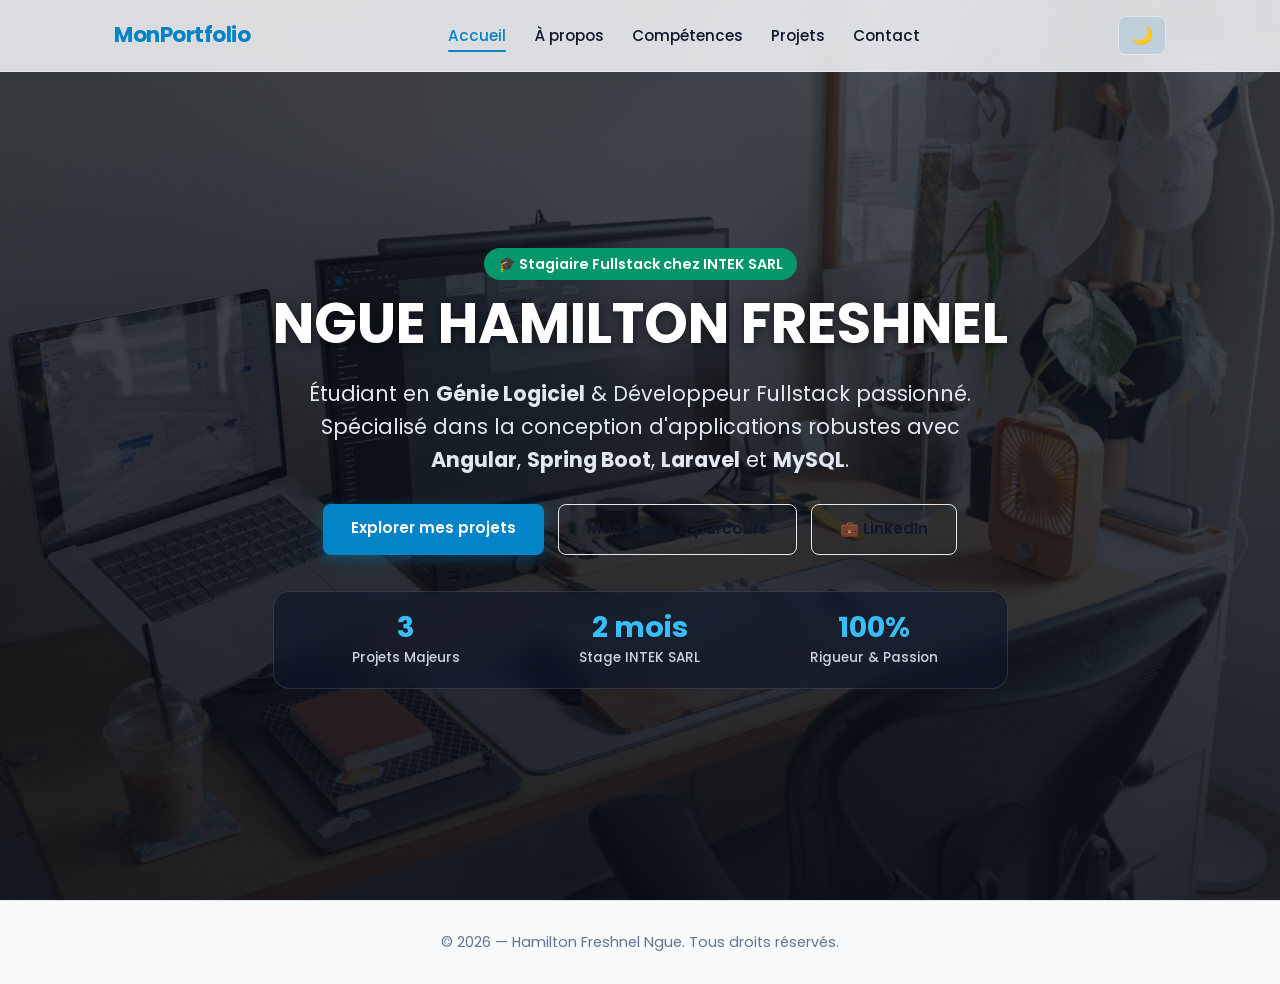
<file: index.html>
<!DOCTYPE html>
<html lang="fr">
<head>
    <meta charset="UTF-8">
    <meta name="viewport" content="width=device-width, initial-scale=1.0">
    <title>Portfolio – Hamilton Freshnel | Développeur Fullstack</title>
    <link rel="stylesheet" href="style.css">
    <script defer src="script.js"></script>
    <script>
        (function() {
            var saved = localStorage.getItem("portfolio-theme");
            var prefersDark = window.matchMedia && window.matchMedia("(prefers-color-scheme: dark)").matches;
            if (saved === "dark" || (!saved && prefersDark)) {
                document.documentElement.classList.add("dark");
            }
        })();
    </script>
</head>
<body>

<header class="header">
    <nav class="navbar">
        <a href="index.html" class="logo">MonPortfolio</a>
        <ul class="nav-links">
            <li><a class="active" href="index.html">Accueil</a></li>
            <li><a href="about.html">À propos</a></li>
            <li><a href="skills.html">Compétences</a></li>
            <li><a href="projects.html">Projets</a></li>
            <li><a href="contact.html">Contact</a></li>
        </ul>
        <div class="nav-actions">
            <button id="theme-toggle" class="theme-btn" aria-label="Changer de thème">🌙</button>
            <button id="menu-toggle" class="menu-toggle" aria-label="Menu" aria-expanded="false">
                <span></span>
                <span></span>
                <span></span>
            </button>
        </div>
    </nav>
</header>

<section class="hero">
    <div class="hero-content">
        <div class="reveal" style="margin-bottom:12px;">
            <span class="tag badge-stage" style="font-size:0.9rem;padding:6px 14px;">🎓 Stagiaire Fullstack chez INTEK SARL</span>
        </div>
        <h1 class="reveal delay-1">NGUE HAMILTON FRESHNEL</h1>
        <p class="reveal delay-2" style="max-width:700px;margin:0 auto 28px;">
            Étudiant en <strong>Génie Logiciel</strong> & Développeur Fullstack passionné.<br>
            Spécialisé dans la conception d'applications robustes avec <strong>Angular</strong>, <strong>Spring Boot</strong>, <strong>Laravel</strong> et <strong>MySQL</strong>.
        </p>

        <div class="reveal delay-3" style="display:flex;gap:14px;justify-content:center;flex-wrap:wrap;">
            <a href="projects.html" class="btn">Explorer mes projets</a>
            <a href="about.html" class="btn btn-secondary">Mon stage & parcours</a>
            <a href="https://www.linkedin.com/in/hamilton-freshnel-ngue-6009173a5" target="_blank" rel="noopener noreferrer" class="btn btn-secondary" style="display:inline-flex;align-items:center;gap:6px;">💼 LinkedIn</a>
        </div>

        <!-- Statistiques dynamiques animées -->
        <div class="hero-stats reveal delay-4">
            <div class="stat-item">
                <span class="stat-number" data-target="3" data-suffix="">3</span>
                <span class="stat-label">Projets Majeurs</span>
            </div>
            <div class="stat-item">
                <span class="stat-number" data-target="2" data-suffix=" mois">2 mois</span>
                <span class="stat-label">Stage INTEK SARL</span>
            </div>
            <div class="stat-item">
                <span class="stat-number" data-target="100" data-suffix="%">100%</span>
                <span class="stat-label">Rigueur & Passion</span>
            </div>
        </div>
    </div>
</section>

<footer>
    © 2026 — Hamilton Freshnel Ngue. Tous droits réservés.
</footer>

</body>
</html>
</file>
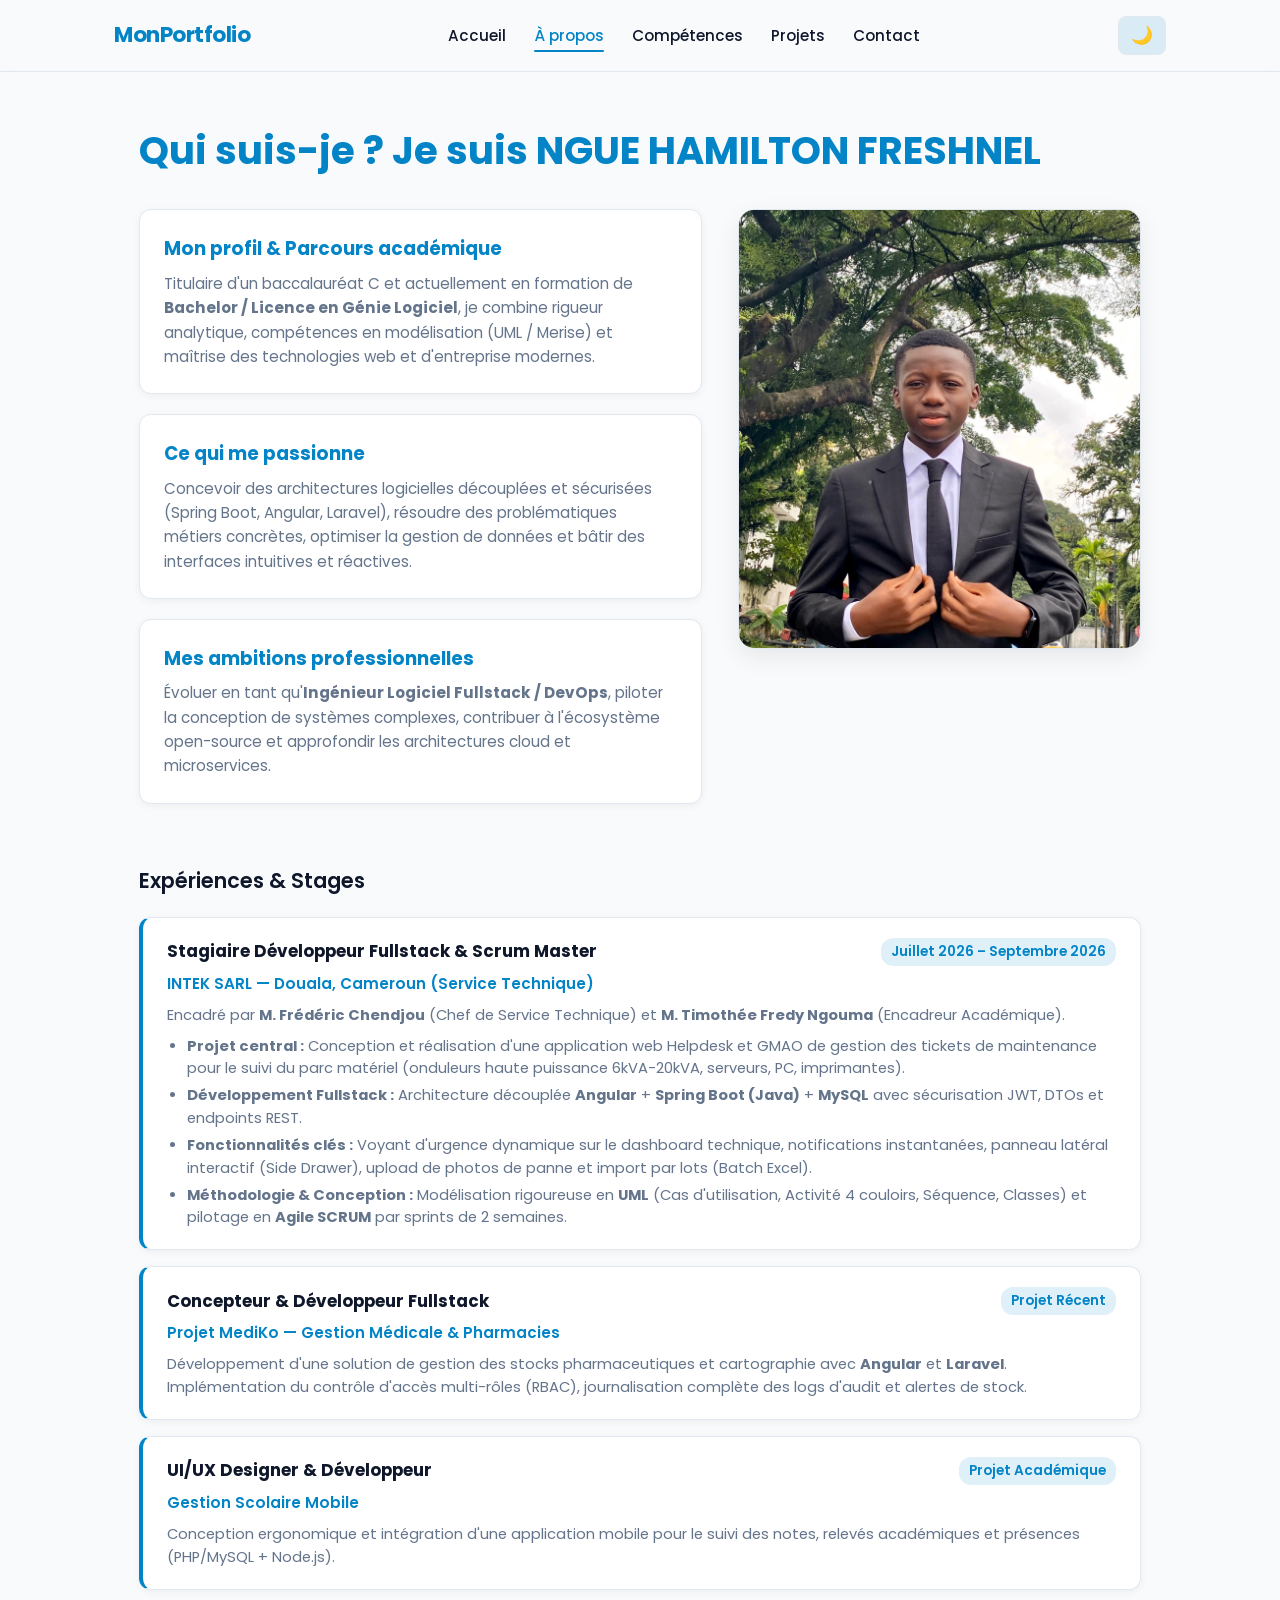
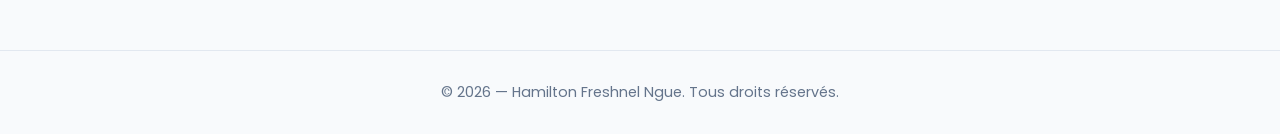
<file: about.html>
<!DOCTYPE html>
<html lang="fr">
<head>
    <meta charset="utf-8" />
    <meta name="viewport" content="width=device-width, initial-scale=1" />
    <title>À propos – Hamilton Freshnel</title>
    <link rel="stylesheet" href="style.css" />
    <script defer src="script.js"></script>
    <script>
        (function() {
            var saved = localStorage.getItem("portfolio-theme");
            var prefersDark = window.matchMedia && window.matchMedia("(prefers-color-scheme: dark)").matches;
            if (saved === "dark" || (!saved && prefersDark)) {
                document.documentElement.classList.add("dark");
            }
        })();
    </script>
</head>
<body>

<header class="header">
    <nav class="navbar">
        <a href="index.html" class="logo">MonPortfolio</a>
        <ul class="nav-links">
            <li><a href="index.html">Accueil</a></li>
            <li><a class="active" href="about.html">À propos</a></li>
            <li><a href="skills.html">Compétences</a></li>
            <li><a href="projects.html">Projets</a></li>
            <li><a href="contact.html">Contact</a></li>
        </ul>
        <div class="nav-actions">
            <button id="theme-toggle" class="theme-btn" aria-label="Changer de thème">🌙</button>
            <button id="menu-toggle" class="menu-toggle" aria-label="Menu" aria-expanded="false">
                <span></span>
                <span></span>
                <span></span>
            </button>
        </div>
    </nav>
</header>

<main class="section-page">
    <h1 class="section-title reveal">Qui suis-je ? Je suis NGUE HAMILTON FRESHNEL</h1>

    <div class="about-wrapper">
        <div class="about-info">
            <div class="about-card reveal delay-1">
                <h3>Mon profil & Parcours académique</h3>
                <p>
                    Titulaire d'un baccalauréat C et actuellement en formation de <strong>Bachelor / Licence en Génie Logiciel</strong>, je combine rigueur analytique, compétences en modélisation (UML / Merise) et maîtrise des technologies web et d'entreprise modernes.
                </p>
            </div>

            <div class="about-card reveal delay-2">
                <h3>Ce qui me passionne</h3>
                <p>
                    Concevoir des architectures logicielles découplées et sécurisées (Spring Boot, Angular, Laravel), résoudre des problématiques métiers concrètes, optimiser la gestion de données et bâtir des interfaces intuitives et réactives.
                </p>
            </div>

            <div class="about-card reveal delay-3">
                <h3>Mes ambitions professionnelles</h3>
                <p>
                    Évoluer en tant qu'<strong>Ingénieur Logiciel Fullstack / DevOps</strong>, piloter la conception de systèmes complexes, contribuer à l'écosystème open-source et approfondir les architectures cloud et microservices.
                </p>
            </div>
        </div>

        <div class="about-photo reveal delay-4">
            <img src="images/profile.jpg" alt="Photo de NGUE HAMILTON FRESHNEL" loading="lazy">
        </div>
    </div>

    <!-- Timeline des expériences et du stage -->
    <section style="margin-top:60px;">
        <h2 class="section-subtitle reveal delay-2">Expériences & Stages</h2>
        <div class="timeline reveal delay-3">
            
            <!-- STAGE INTEK -->
            <div class="timeline-card">
                <div class="timeline-header">
                    <span class="timeline-role">Stagiaire Développeur Fullstack & Scrum Master</span>
                    <span class="timeline-period">Juillet 2026 – Septembre 2026</span>
                </div>
                <div class="timeline-place">INTEK SARL — Douala, Cameroun (Service Technique)</div>
                <div class="timeline-details">
                    <p>
                        Encadré par <strong>M. Frédéric Chendjou</strong> (Chef de Service Technique) et <strong>M. Timothée Fredy Ngouma</strong> (Encadreur Académique).
                    </p>
                    <ul>
                        <li><strong>Projet central :</strong> Conception et réalisation d'une application web Helpdesk et GMAO de gestion des tickets de maintenance pour le suivi du parc matériel (onduleurs haute puissance 6kVA-20kVA, serveurs, PC, imprimantes).</li>
                        <li><strong>Développement Fullstack :</strong> Architecture découplée <strong>Angular</strong> + <strong>Spring Boot (Java)</strong> + <strong>MySQL</strong> avec sécurisation JWT, DTOs et endpoints REST.</li>
                        <li><strong>Fonctionnalités clés :</strong> Voyant d'urgence dynamique sur le dashboard technique, notifications instantanées, panneau latéral interactif (Side Drawer), upload de photos de panne et import par lots (Batch Excel).</li>
                        <li><strong>Méthodologie & Conception :</strong> Modélisation rigoureuse en <strong>UML</strong> (Cas d'utilisation, Activité 4 couloirs, Séquence, Classes) et pilotage en <strong>Agile SCRUM</strong> par sprints de 2 semaines.</li>
                    </ul>
                </div>
            </div>

            <!-- PROJET MEDIKO -->
            <div class="timeline-card">
                <div class="timeline-header">
                    <span class="timeline-role">Concepteur & Développeur Fullstack</span>
                    <span class="timeline-period">Projet Récent</span>
                </div>
                <div class="timeline-place">Projet MediKo — Gestion Médicale & Pharmacies</div>
                <div class="timeline-details">
                    <p>
                        Développement d'une solution de gestion des stocks pharmaceutiques et cartographie avec <strong>Angular</strong> et <strong>Laravel</strong>. Implémentation du contrôle d'accès multi-rôles (RBAC), journalisation complète des logs d'audit et alertes de stock.
                    </p>
                </div>
            </div>

            <!-- PROJET ACADÉMIQUE -->
            <div class="timeline-card">
                <div class="timeline-header">
                    <span class="timeline-role">UI/UX Designer & Développeur</span>
                    <span class="timeline-period">Projet Académique</span>
                </div>
                <div class="timeline-place">Gestion Scolaire Mobile</div>
                <div class="timeline-details">
                    <p>
                        Conception ergonomique et intégration d'une application mobile pour le suivi des notes, relevés académiques et présences (PHP/MySQL + Node.js).
                    </p>
                </div>
            </div>

        </div>
    </section>
</main>

<footer>
    © 2026 — Hamilton Freshnel Ngue. Tous droits réservés.
</footer>

</body>
</html>
</file>
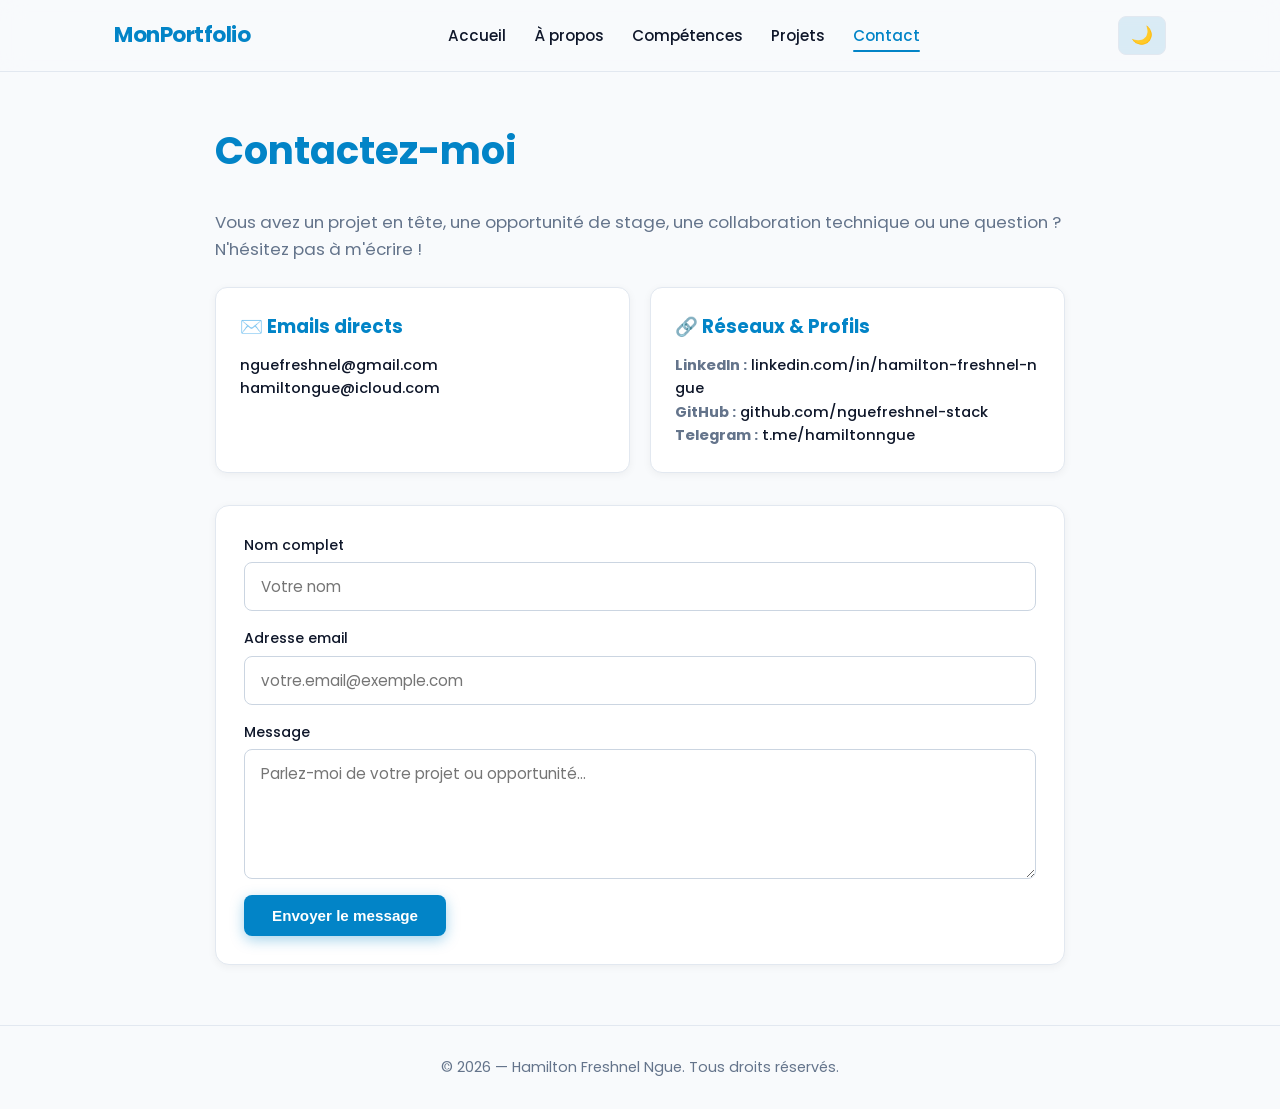
<file: contact.html>
<!DOCTYPE html>
<html lang="fr">
<head>
  <meta charset="utf-8" />
  <meta name="viewport" content="width=device-width,initial-scale=1" />
  <title>Contact – Hamilton Freshnel</title>
  <link rel="stylesheet" href="style.css" />
  <script defer src="script.js"></script>
  <script>
      (function() {
          var saved = localStorage.getItem("portfolio-theme");
          var prefersDark = window.matchMedia && window.matchMedia("(prefers-color-scheme: dark)").matches;
          if (saved === "dark" || (!saved && prefersDark)) {
              document.documentElement.classList.add("dark");
          }
      })();
  </script>
</head>
<body>

<header class="header">
  <nav class="navbar">
    <a href="index.html" class="logo">MonPortfolio</a>
    <ul class="nav-links">
      <li><a href="index.html">Accueil</a></li>
      <li><a href="about.html">À propos</a></li>
      <li><a href="skills.html">Compétences</a></li>
      <li><a href="projects.html">Projets</a></li>
      <li><a class="active" href="contact.html">Contact</a></li>
    </ul>
    <div class="nav-actions">
        <button id="theme-toggle" class="theme-btn" aria-label="Changer de thème">🌙</button>
        <button id="menu-toggle" class="menu-toggle" aria-label="Menu" aria-expanded="false">
            <span></span>
            <span></span>
            <span></span>
        </button>
    </div>
  </nav>
</header>

<main class="section-page">
  <div class="contact-container">
    <h1 class="section-title reveal">Contactez-moi</h1>
    <p class="contact-intro reveal delay-1">
      Vous avez un projet en tête, une opportunité de stage, une collaboration technique ou une question ? N'hésitez pas à m'écrire !
    </p>

    <div class="contact-grid">
      <div class="contact-card reveal delay-2">
        <h3>✉️ Emails directs</h3>
        <p>
          <a href="mailto:nguefreshnel@gmail.com">nguefreshnel@gmail.com</a><br>
          <a href="mailto:hamiltongue@icloud.com">hamiltongue@icloud.com</a>
        </p>
      </div>

      <div class="contact-card reveal delay-3">
        <h3>🔗 Réseaux & Profils</h3>
        <p>
          <strong>LinkedIn :</strong> <a href="https://www.linkedin.com/in/hamilton-freshnel-ngue-6009173a5" target="_blank" rel="noopener noreferrer">linkedin.com/in/hamilton-freshnel-ngue</a><br>
          <strong>GitHub :</strong> <a href="https://github.com/nguefreshnel-stack" target="_blank" rel="noopener noreferrer">github.com/nguefreshnel-stack</a><br>
          <strong>Telegram :</strong> <a href="https://t.me/hamiltonngue" target="_blank" rel="noopener noreferrer">t.me/hamiltonngue</a>
        </p>
      </div>
    </div>

    <form class="contact-form reveal delay-4">
      <div class="form-group">
        <label for="name">Nom complet</label>
        <input type="text" id="name" name="name" placeholder="Votre nom" required>
      </div>

      <div class="form-group">
        <label for="email">Adresse email</label>
        <input type="email" id="email" name="email" placeholder="votre.email@exemple.com" required>
      </div>

      <div class="form-group">
        <label for="message">Message</label>
        <textarea id="message" name="message" placeholder="Parlez-moi de votre projet ou opportunité..." required></textarea>
      </div>

      <div>
        <button class="btn" type="submit">Envoyer le message</button>
      </div>
    </form>
  </div>
</main>

<footer>
  © 2026 — Hamilton Freshnel Ngue. Tous droits réservés.
</footer>

</body>
</html>
</file>
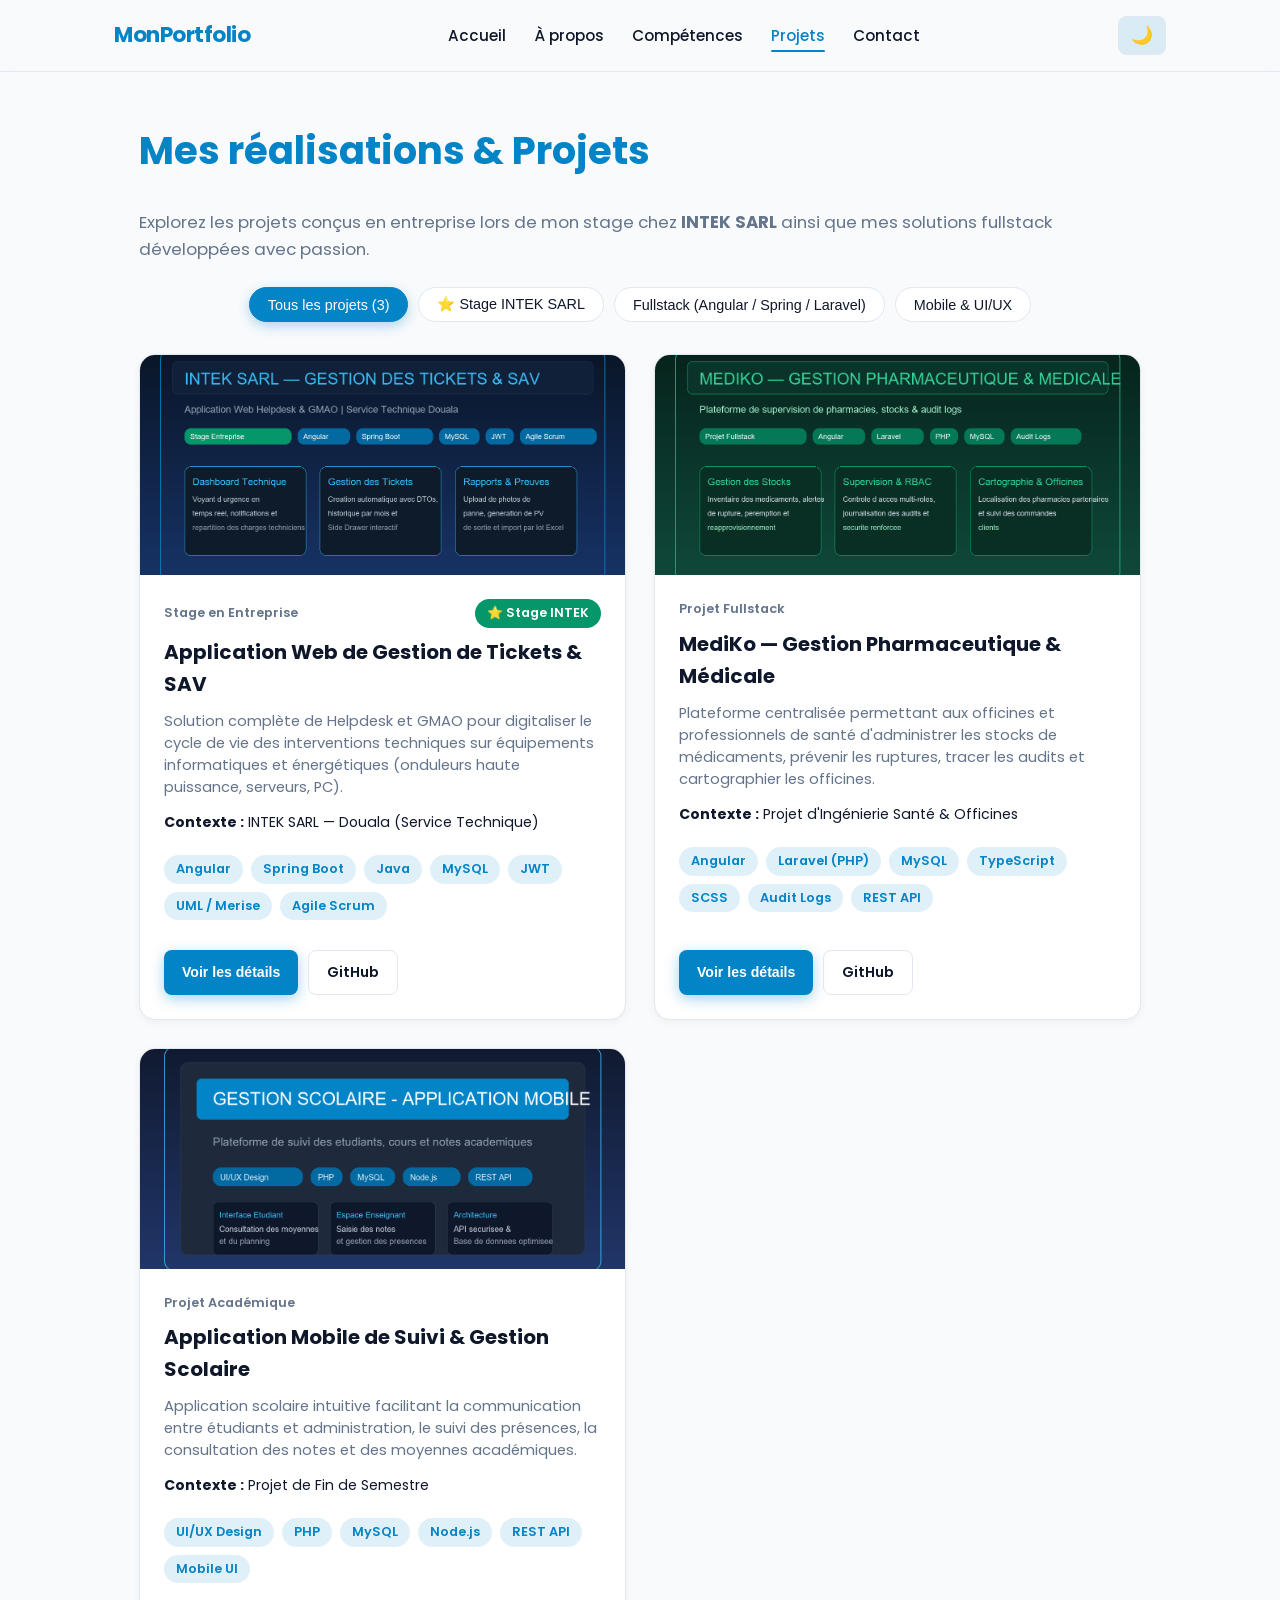
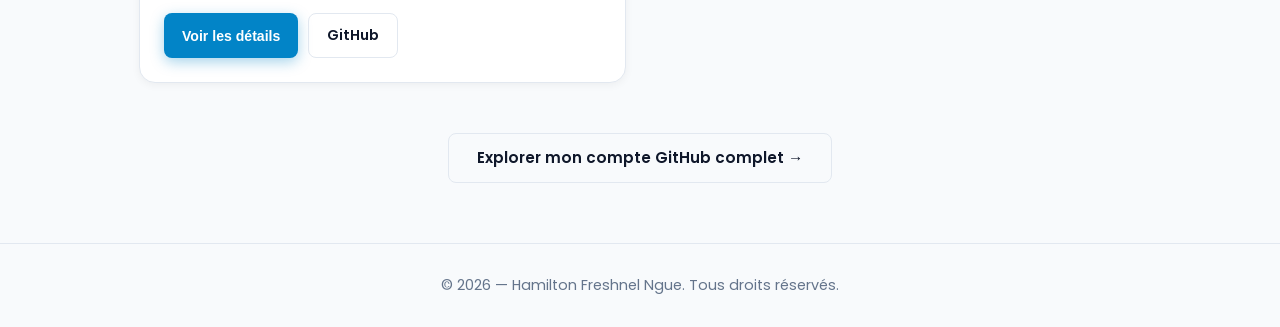
<file: projects.html>
<!DOCTYPE html>
<html lang="fr">
<head>
  <meta charset="utf-8" />
  <meta name="viewport" content="width=device-width,initial-scale=1" />
  <title>Projets – Hamilton Freshnel</title>
  <link rel="stylesheet" href="style.css" />
  <script defer src="script.js"></script>
  <script>
      (function() {
          var saved = localStorage.getItem("portfolio-theme");
          var prefersDark = window.matchMedia && window.matchMedia("(prefers-color-scheme: dark)").matches;
          if (saved === "dark" || (!saved && prefersDark)) {
              document.documentElement.classList.add("dark");
          }
      })();
  </script>
</head>
<body>

<header class="header">
  <nav class="navbar">
    <a href="index.html" class="logo">MonPortfolio</a>
    <ul class="nav-links">
      <li><a href="index.html">Accueil</a></li>
      <li><a href="about.html">À propos</a></li>
      <li><a href="skills.html">Compétences</a></li>
      <li><a class="active" href="projects.html">Projets</a></li>
      <li><a href="contact.html">Contact</a></li>
    </ul>
    <div class="nav-actions">
        <button id="theme-toggle" class="theme-btn" aria-label="Changer de thème">🌙</button>
        <button id="menu-toggle" class="menu-toggle" aria-label="Menu" aria-expanded="false">
            <span></span>
            <span></span>
            <span></span>
        </button>
    </div>
  </nav>
</header>

<main class="section-page">
  <h1 class="section-title reveal">Mes réalisations & Projets</h1>
  <p class="reveal delay-1" style="color:var(--text-muted);margin-bottom:24px;font-size:1.05rem;">
    Explorez les projets conçus en entreprise lors de mon stage chez <strong>INTEK SARL</strong> ainsi que mes solutions fullstack développées avec passion.
  </p>

  <!-- Filtres interactifs dynamiques -->
  <div class="projects-filter reveal delay-2">
    <button class="filter-btn active" data-filter="all">Tous les projets (3)</button>
    <button class="filter-btn" data-filter="stage">⭐ Stage INTEK SARL</button>
    <button class="filter-btn" data-filter="fullstack">Fullstack (Angular / Spring / Laravel)</button>
    <button class="filter-btn" data-filter="mobile">Mobile & UI/UX</button>
  </div>

  <!-- Grille dynamique des projets -->
  <div class="projects-grid" id="dynamic-projects-grid">
    <!-- Le contenu est alimenté et filtré dynamiquement via script.js -->
  </div>

  <div style="text-align:center;margin-top:50px;" class="reveal delay-3">
    <a class="btn btn-secondary" href="https://github.com/nguefreshnel-stack" target="_blank" rel="noopener noreferrer">
      Explorer mon compte GitHub complet &rarr;
    </a>
  </div>
</main>

<!-- Modale de détails de projet -->
<div id="project-modal" class="project-modal" aria-hidden="true" role="dialog">
  <div class="modal-overlay"></div>
  <div class="modal-container">
    <div class="modal-header">
      <h3 id="modal-title" class="modal-title">Détails du projet</h3>
      <button class="modal-close" aria-label="Fermer la modale">&times;</button>
    </div>
    <div id="modal-body-content" class="modal-body">
      <!-- Rempli dynamiquement -->
    </div>
  </div>
</div>

<footer>
  © 2026 — Hamilton Freshnel Ngue. Tous droits réservés.
</footer>

</body>
</html>
</file>
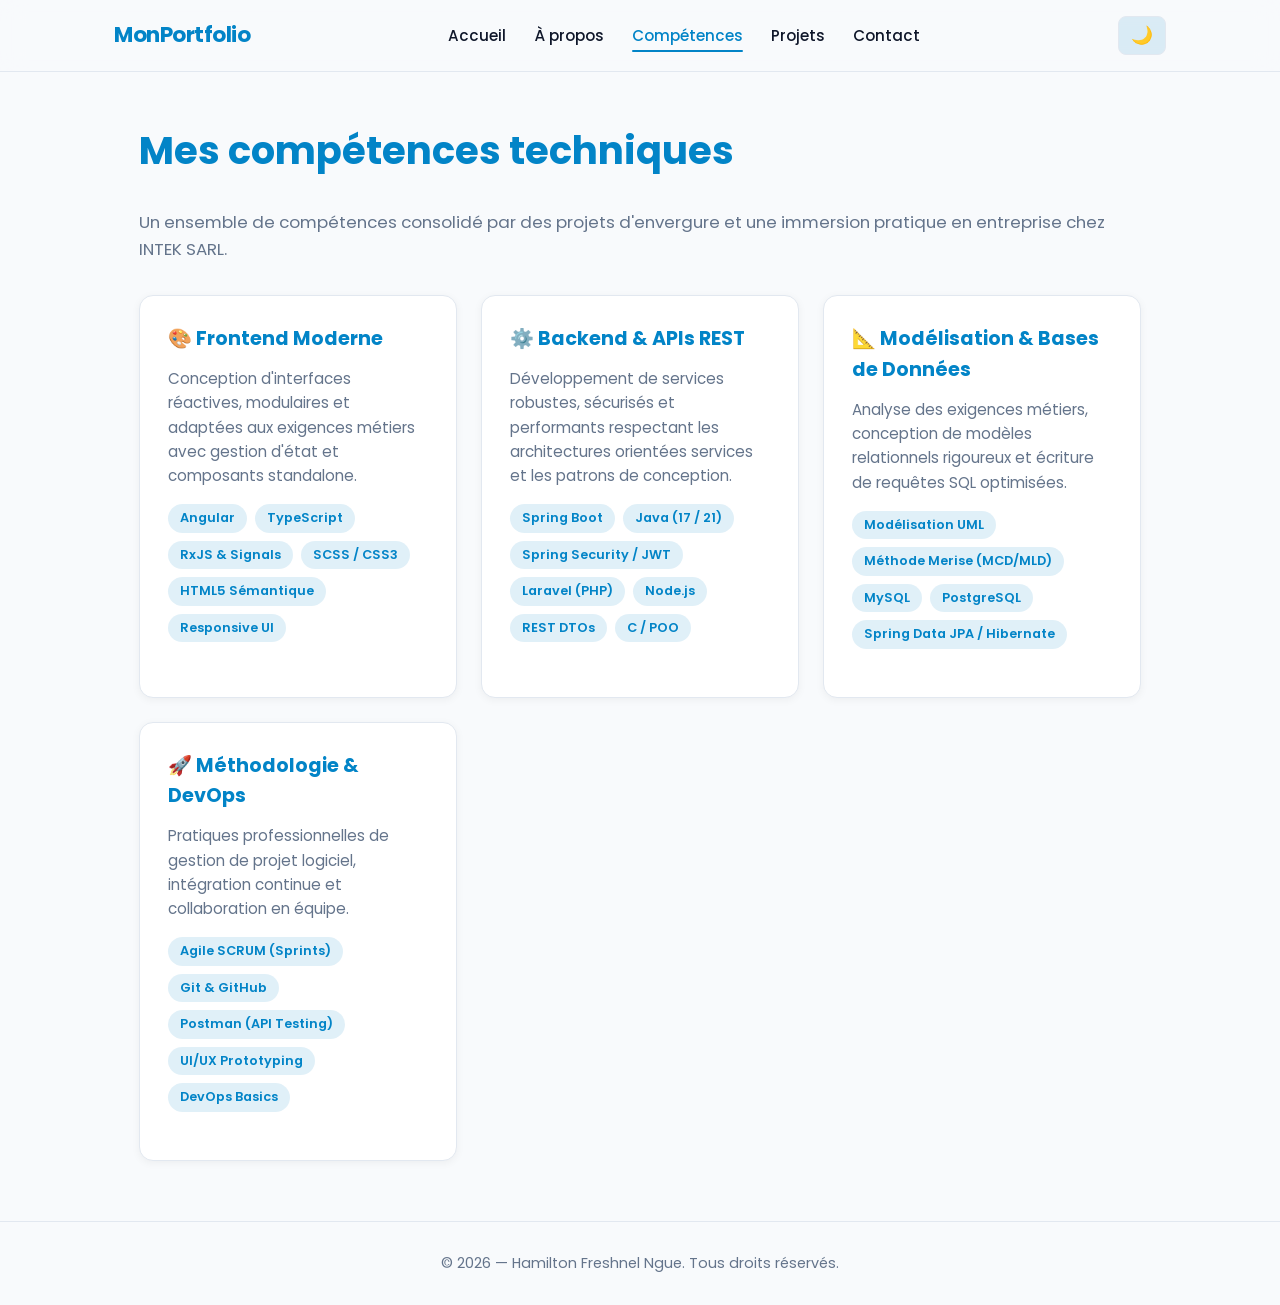
<file: skills.html>
<!DOCTYPE html>
<html lang="fr">
<head>
    <meta charset="UTF-8">
    <meta name="viewport" content="width=device-width, initial-scale=1.0">
    <title>Compétences – Hamilton Freshnel</title>
    <link rel="stylesheet" href="style.css">
    <script defer src="script.js"></script>
    <script>
        (function() {
            var saved = localStorage.getItem("portfolio-theme");
            var prefersDark = window.matchMedia && window.matchMedia("(prefers-color-scheme: dark)").matches;
            if (saved === "dark" || (!saved && prefersDark)) {
                document.documentElement.classList.add("dark");
            }
        })();
    </script>
</head>
<body>

<header class="header">
    <nav class="navbar">
        <a href="index.html" class="logo">MonPortfolio</a>
        <ul class="nav-links">
            <li><a href="index.html">Accueil</a></li>
            <li><a href="about.html">À propos</a></li>
            <li><a class="active" href="skills.html">Compétences</a></li>
            <li><a href="projects.html">Projets</a></li>
            <li><a href="contact.html">Contact</a></li>
        </ul>
        <div class="nav-actions">
            <button id="theme-toggle" class="theme-btn" aria-label="Changer de thème">🌙</button>
            <button id="menu-toggle" class="menu-toggle" aria-label="Menu" aria-expanded="false">
                <span></span>
                <span></span>
                <span></span>
            </button>
        </div>
    </nav>
</header>

<main class="section-page">
    <h1 class="section-title reveal">Mes compétences techniques</h1>
    <p class="reveal delay-1" style="color:var(--text-muted);margin-bottom:32px;font-size:1.05rem;">
        Un ensemble de compétences consolidé par des projets d'envergure et une immersion pratique en entreprise chez INTEK SARL.
    </p>

    <div class="skills-grid">
        <!-- Frontend -->
        <div class="skill-card reveal delay-1">
            <h3>🎨 Frontend Moderne</h3>
            <p>Conception d'interfaces réactives, modulaires et adaptées aux exigences métiers avec gestion d'état et composants standalone.</p>
            <div class="project-tags" style="margin-top:16px;">
                <span class="tag">Angular</span>
                <span class="tag">TypeScript</span>
                <span class="tag">RxJS & Signals</span>
                <span class="tag">SCSS / CSS3</span>
                <span class="tag">HTML5 Sémantique</span>
                <span class="tag">Responsive UI</span>
            </div>
        </div>

        <!-- Backend -->
        <div class="skill-card reveal delay-2">
            <h3>⚙️ Backend & APIs REST</h3>
            <p>Développement de services robustes, sécurisés et performants respectant les architectures orientées services et les patrons de conception.</p>
            <div class="project-tags" style="margin-top:16px;">
                <span class="tag">Spring Boot</span>
                <span class="tag">Java (17 / 21)</span>
                <span class="tag">Spring Security / JWT</span>
                <span class="tag">Laravel (PHP)</span>
                <span class="tag">Node.js</span>
                <span class="tag">REST DTOs</span>
                <span class="tag">C / POO</span>
            </div>
        </div>

        <!-- Bases de données & Conception -->
        <div class="skill-card reveal delay-3">
            <h3>📐 Modélisation & Bases de Données</h3>
            <p>Analyse des exigences métiers, conception de modèles relationnels rigoureux et écriture de requêtes SQL optimisées.</p>
            <div class="project-tags" style="margin-top:16px;">
                <span class="tag">Modélisation UML</span>
                <span class="tag">Méthode Merise (MCD/MLD)</span>
                <span class="tag">MySQL</span>
                <span class="tag">PostgreSQL</span>
                <span class="tag">Spring Data JPA / Hibernate</span>
            </div>
        </div>

        <!-- Méthodologies & Outils -->
        <div class="skill-card reveal delay-4">
            <h3>🚀 Méthodologie & DevOps</h3>
            <p>Pratiques professionnelles de gestion de projet logiciel, intégration continue et collaboration en équipe.</p>
            <div class="project-tags" style="margin-top:16px;">
                <span class="tag">Agile SCRUM (Sprints)</span>
                <span class="tag">Git & GitHub</span>
                <span class="tag">Postman (API Testing)</span>
                <span class="tag">UI/UX Prototyping</span>
                <span class="tag">DevOps Basics</span>
            </div>
        </div>
    </div>
</main>

<footer>
    © 2026 — Hamilton Freshnel Ngue. Tous droits réservés.
</footer>

</body>
</html>
</file>
<file: style.css>
/* -------------------- IMPORT FONTS ---------------------------- */
@import url('https://fonts.googleapis.com/css2?family=Poppins:wght@300;400;500;600;700&display=swap');

/* -------------------- RESET & BASE ---------------------------- */
* {
    margin: 0;
    padding: 0;
    box-sizing: border-box;
}

:root {
    --primary: #0284c7;
    --primary-hover: #0369a1;
    --primary-light: rgba(2, 132, 199, 0.12);
    --bg: #f8fafc;
    --text: #0f172a;
    --text-muted: #64748b;
    --card-bg: #ffffff;
    --nav-bg: rgba(248, 250, 252, 0.85);
    --border-color: #e2e8f0;
    --input-bg: #ffffff;
    --input-border: #cbd5e1;
    --shadow-sm: 0 2px 8px rgba(0, 0, 0, 0.05);
    --shadow-md: 0 8px 24px rgba(0, 0, 0, 0.08);
    --shadow-hover: 0 14px 28px rgba(2, 132, 199, 0.15);
}

.dark {
    --primary: #38bdf8;
    --primary-hover: #0ea5e9;
    --primary-light: rgba(56, 189, 248, 0.15);
    --bg: #090d16;
    --text: #f1f5f9;
    --text-muted: #94a3b8;
    --card-bg: #111827;
    --nav-bg: rgba(9, 13, 22, 0.85);
    --border-color: #1f293d;
    --input-bg: #0d131f;
    --input-border: #334155;
    --shadow-sm: 0 2px 8px rgba(0, 0, 0, 0.3);
    --shadow-md: 0 8px 24px rgba(0, 0, 0, 0.4);
    --shadow-hover: 0 14px 28px rgba(56, 189, 248, 0.2);
}

body {
    font-family: 'Poppins', -apple-system, BlinkMacSystemFont, 'Segoe UI', Roboto, sans-serif;
    background: var(--bg);
    color: var(--text);
    line-height: 1.6;
    min-height: 100vh;
    display: flex;
    flex-direction: column;
    transition: background 0.3s ease, color 0.3s ease;
}

main, .section-page, .hero {
    flex: 1;
}

a {
    color: var(--primary);
    text-decoration: none;
    transition: color 0.2s ease;
}

a:hover {
    color: var(--primary-hover);
}

/* -------------------- NAVBAR ---------------------------- */
.header {
    position: fixed;
    top: 0;
    left: 0;
    width: 100%;
    background: var(--nav-bg);
    backdrop-filter: blur(12px);
    -webkit-backdrop-filter: blur(12px);
    border-bottom: 1px solid var(--border-color);
    z-index: 1000;
    transition: background 0.3s ease, border-color 0.3s ease;
}

.navbar {
    max-width: 1100px;
    margin: 0 auto;
    display: flex;
    justify-content: space-between;
    align-items: center;
    padding: 16px 24px;
}

.logo {
    font-size: 1.35rem;
    font-weight: 700;
    color: var(--primary);
    letter-spacing: -0.5px;
}

.nav-links {
    list-style: none;
    display: flex;
    align-items: center;
    gap: 28px;
}

.nav-links a {
    color: var(--text);
    font-weight: 500;
    font-size: 0.95rem;
    position: relative;
    padding: 6px 0;
    transition: color 0.2s ease;
}

.nav-links a:hover,
.nav-links a.active {
    color: var(--primary);
}

.nav-links a.active::after {
    content: '';
    position: absolute;
    bottom: 0;
    left: 0;
    width: 100%;
    height: 2px;
    background: var(--primary);
    border-radius: 2px;
}

.nav-actions {
    display: flex;
    align-items: center;
    gap: 12px;
}

.theme-btn {
    background: var(--primary-light);
    color: var(--primary);
    border: 1px solid var(--border-color);
    padding: 8px 12px;
    border-radius: 8px;
    cursor: pointer;
    font-size: 1.1rem;
    transition: transform 0.2s ease, background 0.2s ease;
    display: inline-flex;
    align-items: center;
    justify-content: center;
}

.theme-btn:hover {
    transform: scale(1.08);
}

/* Burger menu button */
.menu-toggle {
    display: none;
    flex-direction: column;
    justify-content: space-around;
    width: 32px;
    height: 32px;
    background: transparent;
    border: none;
    cursor: pointer;
    padding: 4px;
    z-index: 1001;
}

.menu-toggle span {
    width: 100%;
    height: 2px;
    background-color: var(--text);
    border-radius: 2px;
    transition: all 0.3s ease;
}

.menu-toggle.active span:nth-child(1) {
    transform: translateY(8px) rotate(45deg);
}

.menu-toggle.active span:nth-child(2) {
    opacity: 0;
}

.menu-toggle.active span:nth-child(3) {
    transform: translateY(-8px) rotate(-45deg);
}

/* -------------------- HERO SECTION ---------------------------- */
.hero {
    min-height: 100vh;
    display: flex;
    justify-content: center;
    align-items: center;
    text-align: center;
    padding: 100px 24px 60px;
    background-image: url("images/banner.jpeg");
    background-position: center;
    background-size: cover;
    background-repeat: no-repeat;
    color: #ffffff;
    position: relative;
}

.hero::before {
    content: "";
    position: absolute;
    inset: 0;
    background: linear-gradient(180deg, rgba(9, 13, 22, 0.72) 0%, rgba(9, 13, 22, 0.88) 100%);
}

.hero > * {
    position: relative;
    z-index: 2;
}

.hero-content {
    max-width: 780px;
}

.hero h1 {
    font-size: clamp(2.2rem, 5vw, 3.5rem);
    font-weight: 700;
    line-height: 1.25;
    margin-bottom: 18px;
    text-shadow: 0 2px 10px rgba(0,0,0,0.5);
}

.hero p {
    font-size: clamp(1.05rem, 2vw, 1.3rem);
    color: #e2e8f0;
    margin-bottom: 32px;
    line-height: 1.6;
}

.btn {
    display: inline-block;
    padding: 12px 28px;
    background: var(--primary);
    color: #ffffff !important;
    font-weight: 600;
    font-size: 0.95rem;
    border-radius: 8px;
    border: none;
    cursor: pointer;
    box-shadow: 0 4px 14px rgba(2, 132, 199, 0.35);
    transition: transform 0.2s ease, box-shadow 0.2s ease, background 0.2s ease;
    text-decoration: none;
}

.btn:hover {
    background: var(--primary-hover);
    transform: translateY(-2px);
    box-shadow: 0 6px 20px rgba(2, 132, 199, 0.45);
}

.btn-secondary {
    background: transparent;
    border: 1px solid var(--border-color);
    color: var(--text) !important;
    box-shadow: none;
}

.btn-secondary:hover {
    background: var(--primary-light);
    color: var(--primary) !important;
}

/* -------------------- CONTENT PAGES ---------------------------- */
.section-page {
    padding: 120px 24px 60px;
    max-width: 1050px;
    margin: 0 auto;
    width: 100%;
}

.section-title {
    font-size: clamp(1.8rem, 4vw, 2.4rem);
    font-weight: 700;
    color: var(--primary);
    margin-bottom: 28px;
}

.section-subtitle {
    font-size: 1.3rem;
    font-weight: 600;
    color: var(--text);
    margin: 40px 0 20px;
}

/* -------------------- ABOUT SECTION ---------------------------- */
.about-wrapper {
    display: grid;
    grid-template-columns: 1.4fr 1fr;
    gap: 36px;
    align-items: start;
}

.about-info {
    display: grid;
    gap: 20px;
}

.about-card {
    background: var(--card-bg);
    padding: 24px;
    border-radius: 12px;
    border: 1px solid var(--border-color);
    box-shadow: var(--shadow-sm);
    transition: transform 0.25s ease, box-shadow 0.25s ease;
}

.about-card:hover {
    transform: translateY(-4px);
    box-shadow: var(--shadow-md);
}

.about-card h3 {
    color: var(--primary);
    margin-bottom: 8px;
    font-size: 1.15rem;
}

.about-card p {
    color: var(--text-muted);
    font-size: 0.95rem;
}

.about-photo {
    position: sticky;
    top: 100px;
}

.about-photo img {
    width: 100%;
    max-height: 440px;
    object-fit: cover;
    border-radius: 16px;
    border: 1px solid var(--border-color);
    box-shadow: var(--shadow-md);
    transition: transform 0.3s ease;
}

.about-photo img:hover {
    transform: scale(1.02);
}

.timeline {
    display: grid;
    gap: 16px;
}

.timeline-card {
    background: var(--card-bg);
    padding: 20px 24px;
    border-radius: 12px;
    border: 1px solid var(--border-color);
    border-left: 4px solid var(--primary);
    box-shadow: var(--shadow-sm);
    color: var(--text);
    font-size: 0.95rem;
    transition: transform 0.25s ease, box-shadow 0.25s ease;
}

.timeline-card:hover {
    transform: translateX(4px);
    box-shadow: var(--shadow-md);
}

/* -------------------- SKILLS SECTION ---------------------------- */
.skills-grid {
    display: grid;
    grid-template-columns: repeat(auto-fit, minmax(260px, 1fr));
    gap: 24px;
}

.skill-card {
    background: var(--card-bg);
    padding: 28px;
    border-radius: 14px;
    border: 1px solid var(--border-color);
    box-shadow: var(--shadow-sm);
    transition: transform 0.25s ease, box-shadow 0.25s ease, border-color 0.25s ease;
}

.skill-card:hover {
    transform: translateY(-6px);
    box-shadow: var(--shadow-hover);
    border-color: var(--primary);
}

.skill-card h3 {
    color: var(--primary);
    margin-bottom: 12px;
    font-size: 1.2rem;
}

.skill-card p {
    color: var(--text-muted);
    font-size: 0.95rem;
}

/* -------------------- PROJECTS SECTION ---------------------------- */
.projects-grid {
    display: grid;
    grid-template-columns: repeat(auto-fit, minmax(320px, 1fr));
    gap: 28px;
}

.project-card {
    background: var(--card-bg);
    border-radius: 16px;
    border: 1px solid var(--border-color);
    overflow: hidden;
    box-shadow: var(--shadow-sm);
    display: flex;
    flex-direction: column;
    transition: transform 0.3s ease, box-shadow 0.3s ease, border-color 0.3s ease;
}

.project-card:hover {
    transform: translateY(-8px);
    box-shadow: var(--shadow-hover);
    border-color: var(--primary);
}

.project-card img {
    width: 100%;
    height: 220px;
    object-fit: cover;
    display: block;
    background: #0f172a;
}

.project-content {
    padding: 24px;
    display: flex;
    flex-direction: column;
    flex: 1;
}

.project-content h3 {
    font-size: 1.25rem;
    margin-bottom: 10px;
    color: var(--text);
}

.project-content p {
    color: var(--text-muted);
    font-size: 0.92rem;
    margin-bottom: 8px;
    line-height: 1.5;
}

.project-tags {
    display: flex;
    flex-wrap: wrap;
    gap: 8px;
    margin: 14px 0 20px;
}

.tag {
    background: var(--primary-light);
    color: var(--primary);
    font-size: 0.8rem;
    font-weight: 600;
    padding: 4px 12px;
    border-radius: 20px;
}

.project-footer {
    margin-top: auto;
    padding-top: 10px;
}

/* -------------------- CONTACT SECTION ---------------------------- */
.contact-container {
    max-width: 850px;
    margin: 0 auto;
}

.contact-intro {
    font-size: 1.05rem;
    color: var(--text-muted);
    margin-bottom: 24px;
}

.contact-grid {
    display: grid;
    grid-template-columns: repeat(auto-fit, minmax(260px, 1fr));
    gap: 20px;
    margin-bottom: 32px;
}

.contact-card {
    background: var(--card-bg);
    padding: 24px;
    border-radius: 12px;
    border: 1px solid var(--border-color);
    box-shadow: var(--shadow-sm);
    transition: transform 0.25s ease, box-shadow 0.25s ease;
}

.contact-card:hover {
    transform: translateY(-4px);
    box-shadow: var(--shadow-md);
}

.contact-card h3 {
    color: var(--primary);
    font-size: 1.15rem;
    margin-bottom: 12px;
}

.contact-card p {
    color: var(--text-muted);
    font-size: 0.92rem;
    line-height: 1.6;
}

.contact-card a {
    color: var(--text);
    font-weight: 500;
    word-break: break-all;
    transition: color 0.2s;
}

.contact-card a:hover {
    color: var(--primary);
}

.contact-form {
    background: var(--card-bg);
    padding: 28px;
    border-radius: 14px;
    border: 1px solid var(--border-color);
    box-shadow: var(--shadow-sm);
    display: grid;
    gap: 16px;
}

.form-group {
    display: grid;
    gap: 6px;
}

.form-group label {
    font-size: 0.88rem;
    font-weight: 500;
    color: var(--text);
}

.contact-form input,
.contact-form textarea {
    width: 100%;
    padding: 12px 16px;
    border-radius: 8px;
    border: 1px solid var(--input-border);
    background: var(--input-bg);
    color: var(--text);
    font-family: inherit;
    font-size: 0.95rem;
    transition: border-color 0.2s ease, box-shadow 0.2s ease;
}

.contact-form input:focus,
.contact-form textarea:focus {
    outline: none;
    border-color: var(--primary);
    box-shadow: 0 0 0 3px var(--primary-light);
}

.contact-form textarea {
    resize: vertical;
    min-height: 130px;
}

/* -------------------- FOOTER ---------------------------- */
footer {
    text-align: center;
    padding: 30px 20px;
    border-top: 1px solid var(--border-color);
    color: var(--text-muted);
    font-size: 0.9rem;
    margin-top: auto;
}

/* -------------------- ANIMATIONS ---------------------------- */
.reveal {
    opacity: 0;
    transform: translateY(24px);
    transition: opacity 0.6s ease-out, transform 0.6s ease-out;
}

.reveal.show {
    opacity: 1;
    transform: translateY(0);
}

.delay-1 { transition-delay: 0.15s; }
.delay-2 { transition-delay: 0.3s; }
.delay-3 { transition-delay: 0.45s; }
.delay-4 { transition-delay: 0.6s; }

/* -------------------- RESPONSIVE DESIGN ---------------------------- */
@media (max-width: 850px) {
    .about-wrapper {
        grid-template-columns: 1fr;
    }
    .about-photo {
        position: static;
        max-width: 450px;
        margin: 0 auto;
    }
}

@media (max-width: 768px) {
    .navbar {
        padding: 14px 20px;
    }

    .menu-toggle {
        display: flex;
    }

    .nav-links {
        position: absolute;
        top: 100%;
        left: 0;
        width: 100%;
        background: var(--nav-bg);
        backdrop-filter: blur(14px);
        -webkit-backdrop-filter: blur(14px);
        flex-direction: column;
        align-items: center;
        gap: 20px;
        padding: 24px 0;
        border-bottom: 1px solid var(--border-color);
        box-shadow: var(--shadow-md);
        display: none;
    }

    .nav-links.open {
        display: flex;
    }

    .section-page {
        padding: 100px 18px 40px;
    }
}

/* -------------------- HERO STATS ---------------------------- */
.hero-stats {
    display: grid;
    grid-template-columns: repeat(auto-fit, minmax(130px, 1fr));
    gap: 16px;
    margin-top: 36px;
    background: rgba(15, 23, 42, 0.65);
    backdrop-filter: blur(10px);
    -webkit-backdrop-filter: blur(10px);
    padding: 18px 24px;
    border-radius: 16px;
    border: 1px solid rgba(255, 255, 255, 0.12);
}

.stat-item {
    text-align: center;
}

.stat-number {
    font-size: 1.8rem;
    font-weight: 700;
    color: #38bdf8;
    display: block;
    line-height: 1.2;
}

.stat-label {
    font-size: 0.85rem;
    color: #cbd5e1;
    font-weight: 500;
}

/* -------------------- PROJECTS FILTER & DYNAMIC ---------------------------- */
.projects-filter {
    display: flex;
    flex-wrap: wrap;
    gap: 10px;
    margin-bottom: 32px;
    justify-content: center;
}

.filter-btn {
    padding: 8px 18px;
    border-radius: 20px;
    background: var(--card-bg);
    border: 1px solid var(--border-color);
    color: var(--text);
    font-size: 0.9rem;
    font-weight: 500;
    cursor: pointer;
    transition: all 0.25s ease;
}

.filter-btn:hover {
    border-color: var(--primary);
    color: var(--primary);
}

.filter-btn.active {
    background: var(--primary);
    color: #ffffff;
    border-color: var(--primary);
    box-shadow: 0 4px 12px rgba(2, 132, 199, 0.3);
}

/* Badge for internship */
.badge-stage {
    background: #059669 !important;
    color: #ffffff !important;
    font-weight: 600;
}

/* -------------------- PROJECT MODAL ---------------------------- */
.project-modal {
    position: fixed;
    inset: 0;
    z-index: 2000;
    display: flex;
    align-items: center;
    justify-content: center;
    padding: 20px;
    opacity: 0;
    visibility: hidden;
    transition: opacity 0.3s ease, visibility 0.3s ease;
}

.project-modal.open {
    opacity: 1;
    visibility: visible;
}

.modal-overlay {
    position: absolute;
    inset: 0;
    background: rgba(0, 0, 0, 0.65);
    backdrop-filter: blur(6px);
}

.modal-container {
    position: relative;
    z-index: 2;
    background: var(--card-bg);
    border-radius: 18px;
    max-width: 720px;
    width: 100%;
    max-height: 90vh;
    overflow-y: auto;
    border: 1px solid var(--border-color);
    box-shadow: var(--shadow-hover);
    padding: 28px;
    animation: modalSlideUp 0.3s ease forwards;
}

@keyframes modalSlideUp {
    from {
        transform: translateY(20px);
        opacity: 0;
    }
    to {
        transform: translateY(0);
        opacity: 1;
    }
}

.modal-header {
    display: flex;
    justify-content: space-between;
    align-items: flex-start;
    margin-bottom: 20px;
    border-bottom: 1px solid var(--border-color);
    padding-bottom: 14px;
}

.modal-title {
    font-size: 1.4rem;
    font-weight: 700;
    color: var(--primary);
}

.modal-close {
    background: transparent;
    border: none;
    font-size: 1.6rem;
    cursor: pointer;
    color: var(--text-muted);
    transition: color 0.2s;
    line-height: 1;
    padding: 4px;
}

.modal-close:hover {
    color: var(--text);
}

.modal-body {
    display: grid;
    gap: 16px;
    font-size: 0.95rem;
    color: var(--text);
}

.modal-body h4 {
    color: var(--primary);
    font-size: 1.05rem;
    margin-top: 8px;
}

.modal-body ul {
    padding-left: 20px;
    display: grid;
    gap: 6px;
    color: var(--text-muted);
}

/* -------------------- TIMELINE TAGS & STYLES ---------------------------- */
.timeline-header {
    display: flex;
    justify-content: space-between;
    align-items: center;
    flex-wrap: wrap;
    gap: 8px;
    margin-bottom: 6px;
}

.timeline-role {
    font-size: 1.05rem;
    font-weight: 700;
    color: var(--text);
}

.timeline-period {
    font-size: 0.85rem;
    color: var(--primary);
    font-weight: 600;
    background: var(--primary-light);
    padding: 3px 10px;
    border-radius: 12px;
}

.timeline-place {
    font-weight: 600;
    color: var(--primary);
    margin-bottom: 8px;
}

.timeline-details {
    color: var(--text-muted);
    font-size: 0.92rem;
    line-height: 1.55;
}

.timeline-details ul {
    margin-top: 8px;
    padding-left: 20px;
    display: grid;
    gap: 4px;
}
</file>
